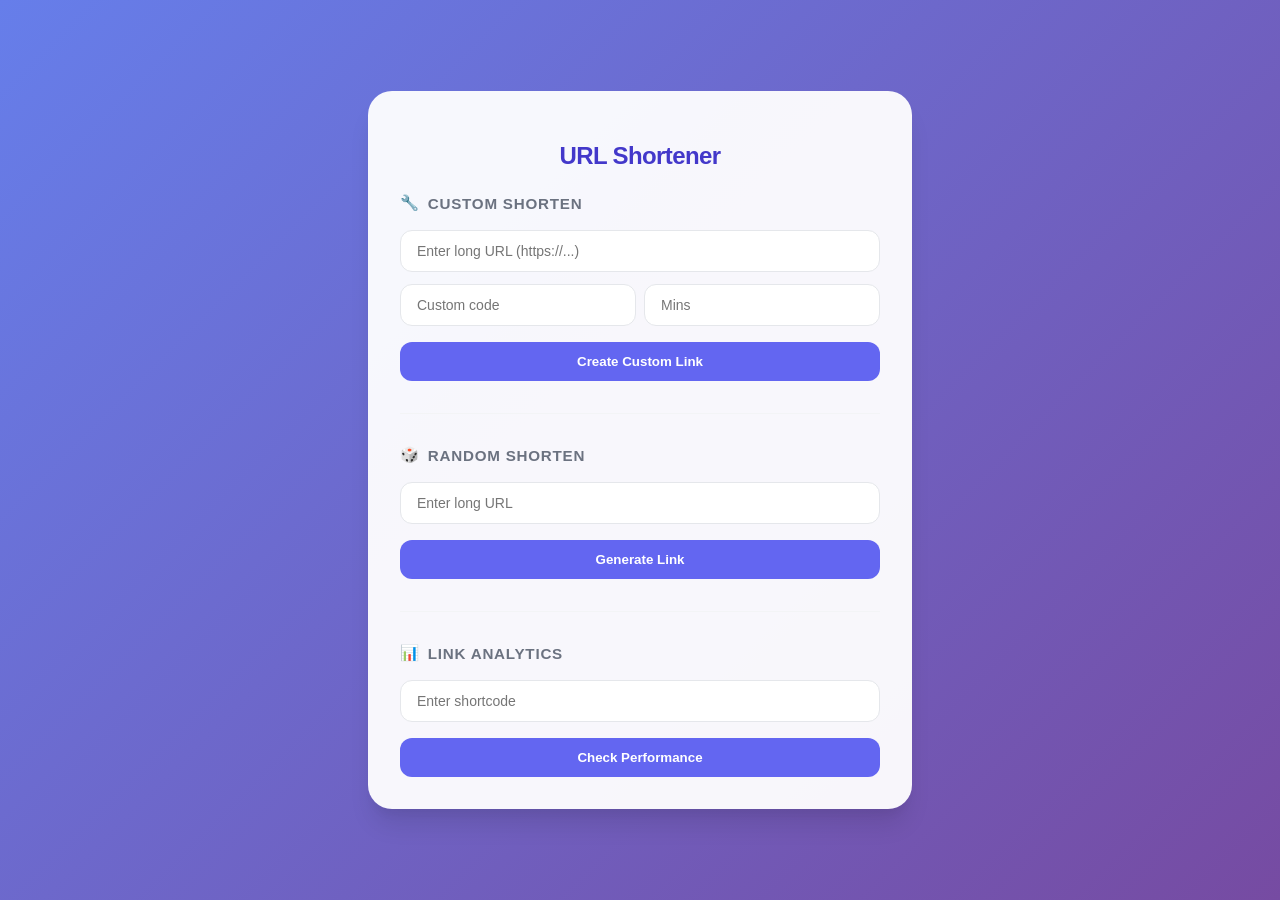
<file: index.html>
<!DOCTYPE html>
<html lang="en">
  <head>
    <meta charset="UTF-8" />
    <meta name="viewport" content="width=device-width, initial-scale=1.0" />
    <title>URL Shortener</title>
    <link rel="stylesheet" href="style.css?v=1.1" />
  </head>
  <body>
    <div class="container">
      <h2>URL Shortener</h2>

      <section>
        <h4><span>🔧</span> Custom Shorten</h4>
        <input type="text" id="url" placeholder="Enter long URL (https://...)" />
        <div style="display: flex; gap: 8px;">
          <input type="text" id="shortcode" placeholder="Custom code" />
          <input type="number" id="validity" placeholder="Mins" />
        </div>
        <button onclick="shorten()">Create Custom Link</button>
        <div id="result" class="output"></div>
      </section>

      <hr />

      <section>
        <h4><span>🎲</span> Random Shorten</h4>
        <input type="text" id="randomUrl" placeholder="Enter long URL" />
        <button onclick="shortenRandom()">Generate Link</button>
        <div id="randomResult" class="output"></div>
      </section>

      <hr />

      <section>
        <h4><span>📊</span> Link Analytics</h4>
        <input type="text" id="analyticsCode" placeholder="Enter shortcode" />
        <button onclick="getAnalytics()">Check Performance</button>
        <div id="analyticsResult" class="output"></div>
      </section>
    </div>

    <script src="script.js"></script>
  </body>
</html>
</file>
<file: style.css>
:root {
  --primary: #6366f1;
  --primary-hover: #4f46e5;
  --bg-gradient: linear-gradient(135deg, #667eea 0%, #764ba2 100%);
  --card-bg: rgba(255, 255, 255, 0.95);
  --text-main: #1f2937;
  --text-muted: #6b7280;
}

body {
  font-family: 'Inter', -apple-system, BlinkMacSystemFont, "Segoe UI", Roboto, sans-serif;
  background: var(--bg-gradient);
  min-height: 100vh;
  margin: 0;
  display: flex;
  align-items: center;
  justify-content: center;
  color: var(--text-main);
}

.container {
  max-width: 480px;
  width: 90%;
  background: var(--card-bg);
  padding: 2rem;
  border-radius: 1.5rem;
  box-shadow: 0 20px 25px -5px rgba(0, 0, 0, 0.1), 0 10px 10px -5px rgba(0, 0, 0, 0.04);
}

h2 {
  text-align: center;
  margin-bottom: 1.5rem;
  font-weight: 800;
  letter-spacing: -0.025em;
  color: #4338ca;
}

h4 {
  margin-top: 1.5rem;
  margin-bottom: 0.75rem;
  font-size: 0.95rem;
  text-transform: uppercase;
  letter-spacing: 0.05em;
  color: var(--text-muted);
  display: flex;
  align-items: center;
  gap: 8px;
}

input {
  width: 100%;
  padding: 12px 16px;
  margin: 6px 0;
  border: 1px solid #e5e7eb;
  border-radius: 0.75rem;
  box-sizing: border-box;
  font-size: 14px;
  transition: all 0.2s ease;
  outline: none;
}

input:focus {
  border-color: var(--primary);
  box-shadow: 0 0 0 4px rgba(99, 102, 241, 0.1);
}

button {
  width: 100%;
  padding: 12px;
  margin-top: 10px;
  background-color: var(--primary);
  color: white;
  border: none;
  border-radius: 0.75rem;
  font-weight: 600;
  cursor: pointer;
  transition: transform 0.1s ease, background-color 0.2s ease;
}

button:hover {
  background-color: var(--primary-hover);
}

button:active {
  transform: scale(0.98);
}

hr {
  border: 0;
  height: 1px;
  background: #f3f4f6;
  margin: 2rem 0;
}

.output {
  background: #f9fafb;
  padding: 12px;
  margin-top: 1rem;
  border-radius: 0.75rem;
  font-family: 'SFMono-Regular', Consolas, monospace;
  font-size: 0.85rem;
  border-left: 4px solid var(--primary);
  color: #374151;
  word-break: break-all;
}

/* Hide empty output divs */
.output:empty {
  display: none;
}
</file>
<file: src/main/resources/static/style.css>
:root {
  --primary: #6366f1;
  --primary-hover: #4f46e5;
  --bg-gradient: linear-gradient(135deg, #667eea 0%, #764ba2 100%);
  --card-bg: rgba(255, 255, 255, 0.95);
  --text-main: #1f2937;
  --text-muted: #6b7280;
}

body {
  font-family: 'Inter', -apple-system, BlinkMacSystemFont, "Segoe UI", Roboto, sans-serif;
  background: var(--bg-gradient);
  min-height: 100vh;
  margin: 0;
  display: flex;
  align-items: center;
  justify-content: center;
  color: var(--text-main);
}

.container {
  max-width: 480px;
  width: 90%;
  background: var(--card-bg);
  padding: 2rem;
  border-radius: 1.5rem;
  box-shadow: 0 20px 25px -5px rgba(0, 0, 0, 0.1), 0 10px 10px -5px rgba(0, 0, 0, 0.04);
}

h2 {
  text-align: center;
  margin-bottom: 1.5rem;
  font-weight: 800;
  letter-spacing: -0.025em;
  color: #4338ca;
}

h4 {
  margin-top: 1.5rem;
  margin-bottom: 0.75rem;
  font-size: 0.95rem;
  text-transform: uppercase;
  letter-spacing: 0.05em;
  color: var(--text-muted);
  display: flex;
  align-items: center;
  gap: 8px;
}

input {
  width: 100%;
  padding: 12px 16px;
  margin: 6px 0;
  border: 1px solid #e5e7eb;
  border-radius: 0.75rem;
  box-sizing: border-box;
  font-size: 14px;
  transition: all 0.2s ease;
  outline: none;
}

input:focus {
  border-color: var(--primary);
  box-shadow: 0 0 0 4px rgba(99, 102, 241, 0.1);
}

button {
  width: 100%;
  padding: 12px;
  margin-top: 10px;
  background-color: var(--primary);
  color: white;
  border: none;
  border-radius: 0.75rem;
  font-weight: 600;
  cursor: pointer;
  transition: transform 0.1s ease, background-color 0.2s ease;
}

button:hover {
  background-color: var(--primary-hover);
}

button:active {
  transform: scale(0.98);
}

hr {
  border: 0;
  height: 1px;
  background: #f3f4f6;
  margin: 2rem 0;
}

.output {
  background: #f9fafb;
  padding: 12px;
  margin-top: 1rem;
  border-radius: 0.75rem;
  font-family: 'SFMono-Regular', Consolas, monospace;
  font-size: 0.85rem;
  border-left: 4px solid var(--primary);
  color: #374151;
  word-break: break-all;
}

/* Hide empty output divs */
.output:empty {
  display: none;
}
</file>
